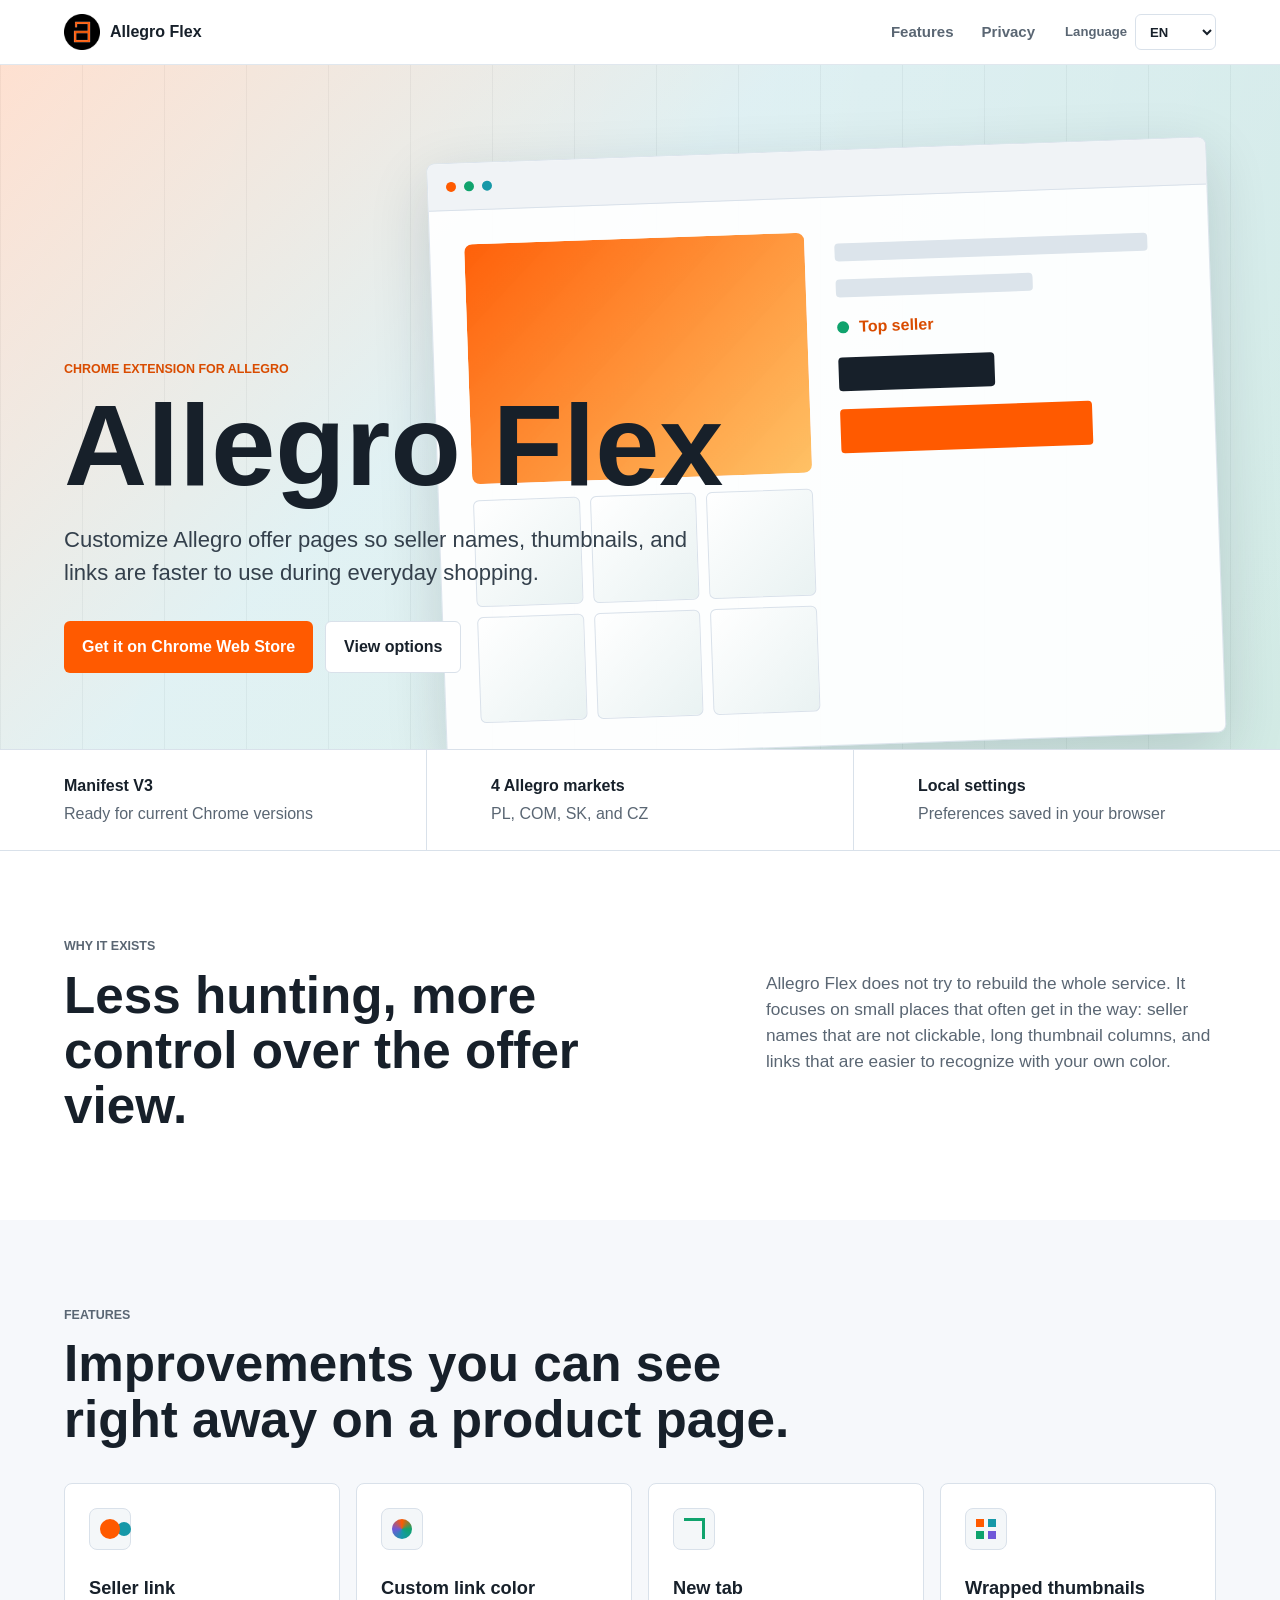
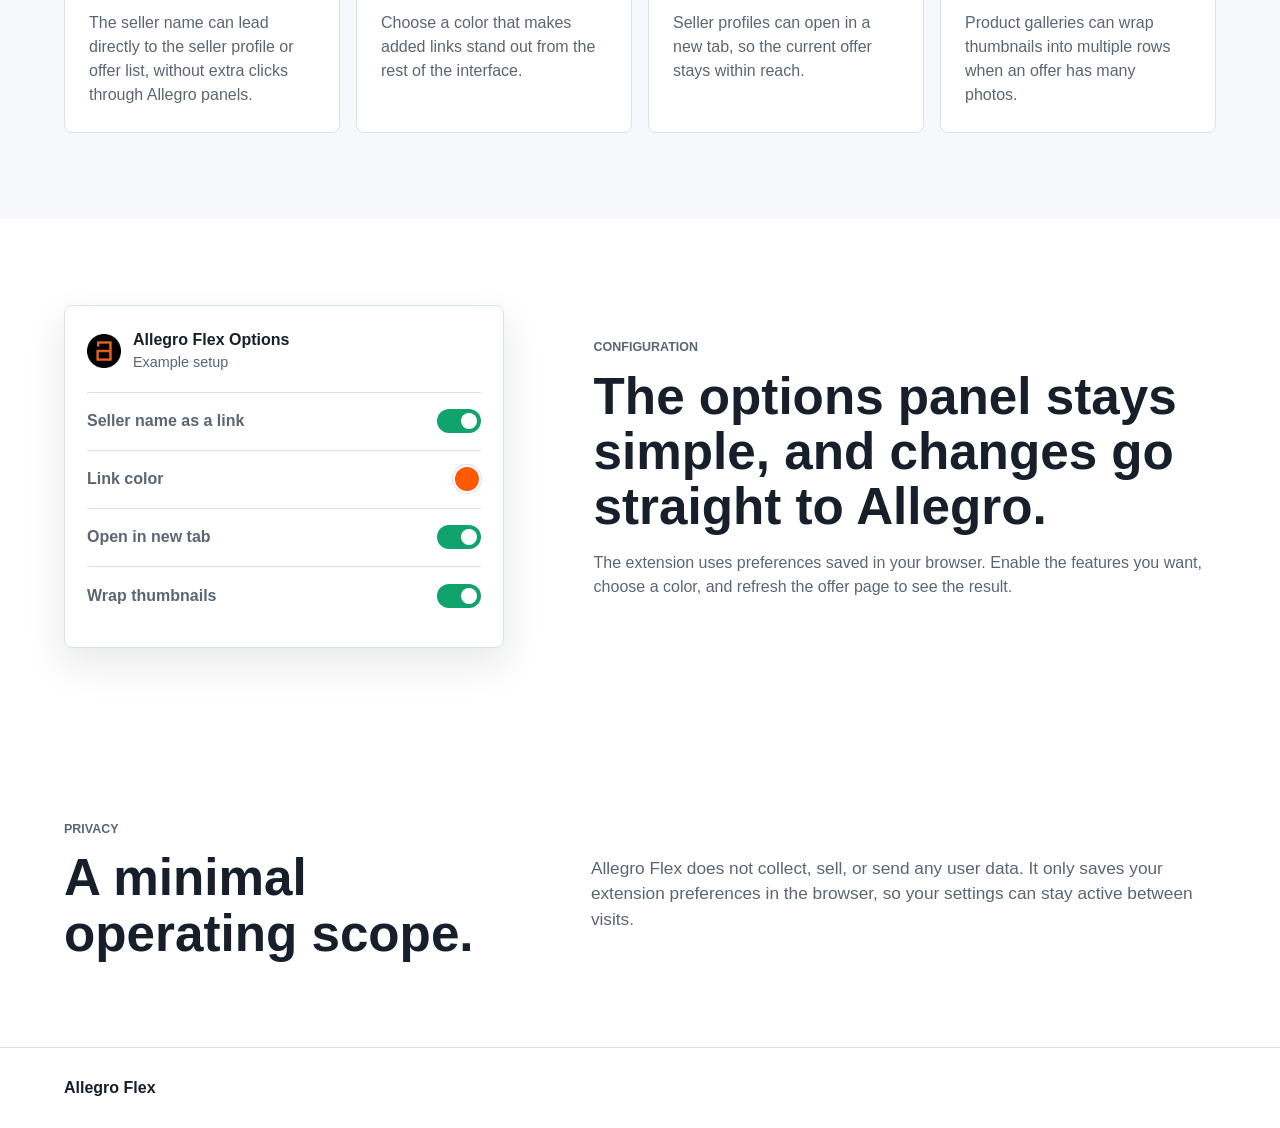
<file: docs/index.html>
<!DOCTYPE html>
<html lang="en">
<head>
  <meta charset="UTF-8">
  <meta name="viewport" content="width=device-width, initial-scale=1.0">
  <meta name="description" content="Allegro Flex is a Chrome extension that makes Allegro offer pages easier to use by linking seller names, coloring links, and wrapping gallery thumbnails.">
  <title>Allegro Flex - better Allegro offer pages</title>
  <link rel="stylesheet" href="landing.css">
  <script src="landing.js" defer></script>
</head>
<body>
<header class="site-header">
  <a class="brand" href="#top" aria-label="Allegro Flex">
    <img src="./images/flex.png" alt="" width="36" height="36">
    <span>Allegro Flex</span>
  </a>
  <div class="header-actions">
    <nav class="top-nav" aria-label="Navigation" data-i18n-aria-label="navLabel">
      <a href="#features" data-i18n="navFeatures">Features</a>
      <a href="#privacy" data-i18n="navPrivacy">Privacy</a>
    </nav>
    <label class="language-picker">
      <span data-i18n="languageLabel">Language</span>
      <select id="languageSelect" aria-label="Language" data-i18n-aria-label="languageLabel">
        <option value="en">EN</option>
        <option value="pl">PL</option>
        <option value="cs">CS</option>
        <option value="sk">SK</option>
        <option value="uk">UK</option>
      </select>
    </label>
  </div>
</header>

<main id="top">
  <section class="hero" aria-labelledby="hero-title">
    <div class="hero-backdrop" aria-hidden="true">
      <div class="market-window">
        <div class="window-bar">
          <span></span>
          <span></span>
          <span></span>
        </div>
        <div class="offer-layout">
          <div class="gallery-preview">
            <div class="main-image"></div>
            <div class="thumb-grid">
              <span></span>
              <span></span>
              <span></span>
              <span></span>
              <span></span>
              <span></span>
            </div>
          </div>
          <div class="offer-copy">
            <div class="line wide"></div>
            <div class="line medium"></div>
            <div class="seller-row">
              <span class="seller-dot"></span>
              <span data-i18n="sellerExample">Top seller</span>
            </div>
            <div class="price-line"></div>
            <div class="action-line"></div>
          </div>
        </div>
      </div>
    </div>

    <div class="hero-content">
      <p class="eyebrow" data-i18n="heroEyebrow">Chrome extension for Allegro</p>
      <h1 id="hero-title">Allegro Flex</h1>
      <p class="hero-lead" data-i18n="heroLead">Customize Allegro offer pages so seller names, thumbnails, and links are faster to use during everyday shopping.</p>
      <div class="hero-actions" aria-label="Main actions" data-i18n-aria-label="heroActionsLabel">
        <a class="button primary" href="https://chromewebstore.google.com/detail/allegro-flex/fkipiaelafccifjpnopljlpndfnjojed" data-i18n="primaryCta">Get it on Chrome Web Store</a>
        <a class="button secondary" href="#options" data-i18n="secondaryCta">View options</a>
      </div>
    </div>
  </section>

  <section class="proof-strip" aria-label="Highlights" data-i18n-aria-label="proofLabel">
    <div>
      <strong data-i18n="proofManifestTitle">Manifest V3</strong>
      <span data-i18n="proofManifestText">Ready for current Chrome versions</span>
    </div>
    <div>
      <strong data-i18n="proofMarketsTitle">4 Allegro markets</strong>
      <span data-i18n="proofMarketsText">PL, COM, SK, and CZ</span>
    </div>
    <div>
      <strong data-i18n="proofSettingsTitle">Local settings</strong>
      <span data-i18n="proofSettingsText">Preferences saved in your browser</span>
    </div>
  </section>

  <section class="section intro" aria-labelledby="intro-title">
    <div class="section-copy">
      <p class="eyebrow" data-i18n="introEyebrow">Why it exists</p>
      <h2 id="intro-title" data-i18n="introTitle">Less hunting, more control over the offer view.</h2>
    </div>
    <p data-i18n="introText">Allegro Flex does not try to rebuild the whole service. It focuses on small places that often get in the way: seller names that are not clickable, long thumbnail columns, and links that are easier to recognize with your own color.</p>
  </section>

  <section id="features" class="section features" aria-labelledby="features-title">
    <div class="section-heading">
      <p class="eyebrow" data-i18n="featuresEyebrow">Features</p>
      <h2 id="features-title" data-i18n="featuresTitle">Improvements you can see right away on a product page.</h2>
    </div>
    <div class="feature-grid">
      <article class="feature-card">
        <span class="feature-icon link-icon" aria-hidden="true"></span>
        <h3 data-i18n="featureSellerTitle">Seller link</h3>
        <p data-i18n="featureSellerText">The seller name can lead directly to the seller profile or offer list, without extra clicks through Allegro panels.</p>
      </article>
      <article class="feature-card">
        <span class="feature-icon color-icon" aria-hidden="true"></span>
        <h3 data-i18n="featureColorTitle">Custom link color</h3>
        <p data-i18n="featureColorText">Choose a color that makes added links stand out from the rest of the interface.</p>
      </article>
      <article class="feature-card">
        <span class="feature-icon tab-icon" aria-hidden="true"></span>
        <h3 data-i18n="featureTabTitle">New tab</h3>
        <p data-i18n="featureTabText">Seller profiles can open in a new tab, so the current offer stays within reach.</p>
      </article>
      <article class="feature-card">
        <span class="feature-icon grid-icon" aria-hidden="true"></span>
        <h3 data-i18n="featureThumbsTitle">Wrapped thumbnails</h3>
        <p data-i18n="featureThumbsText">Product galleries can wrap thumbnails into multiple rows when an offer has many photos.</p>
      </article>
    </div>
  </section>

  <section id="options" class="section experience" aria-labelledby="experience-title">
    <div class="settings-panel" aria-label="Settings preview" data-i18n-aria-label="settingsPreviewLabel">
      <div class="panel-header">
        <img src="./images/flex.png" alt="" width="34" height="34">
        <div>
          <strong data-i18n="optionsTitle">Allegro Flex Options</strong>
          <span data-i18n="optionsSubtitle">Example setup</span>
        </div>
      </div>
      <div class="setting-row">
        <span data-i18n="settingSeller">Seller name as a link</span>
        <span class="switch is-on" aria-hidden="true"></span>
      </div>
      <div class="setting-row">
        <span data-i18n="settingColor">Link color</span>
        <span class="color-swatch" aria-hidden="true"></span>
      </div>
      <div class="setting-row">
        <span data-i18n="settingNewTab">Open in new tab</span>
        <span class="switch is-on" aria-hidden="true"></span>
      </div>
      <div class="setting-row">
        <span data-i18n="settingThumbs">Wrap thumbnails</span>
        <span class="switch is-on" aria-hidden="true"></span>
      </div>
    </div>
    <div class="section-copy">
      <p class="eyebrow" data-i18n="experienceEyebrow">Configuration</p>
      <h2 id="experience-title" data-i18n="experienceTitle">The options panel stays simple, and changes go straight to Allegro.</h2>
      <p data-i18n="experienceText">The extension uses preferences saved in your browser. Enable the features you want, choose a color, and refresh the offer page to see the result.</p>
    </div>
  </section>

  <section id="privacy" class="section privacy" aria-labelledby="privacy-title">
    <div>
      <p class="eyebrow" data-i18n="privacyEyebrow">Privacy</p>
      <h2 id="privacy-title" data-i18n="privacyTitle">A minimal operating scope.</h2>
    </div>
    <p data-i18n="privacyText">Allegro Flex does not collect, sell, or send any user data. It only saves your extension preferences in the browser, so your settings can stay active between visits.</p>
  </section>
</main>

<footer class="site-footer">
  <span>Allegro Flex</span>
</footer>
</body>
</html>
</file>
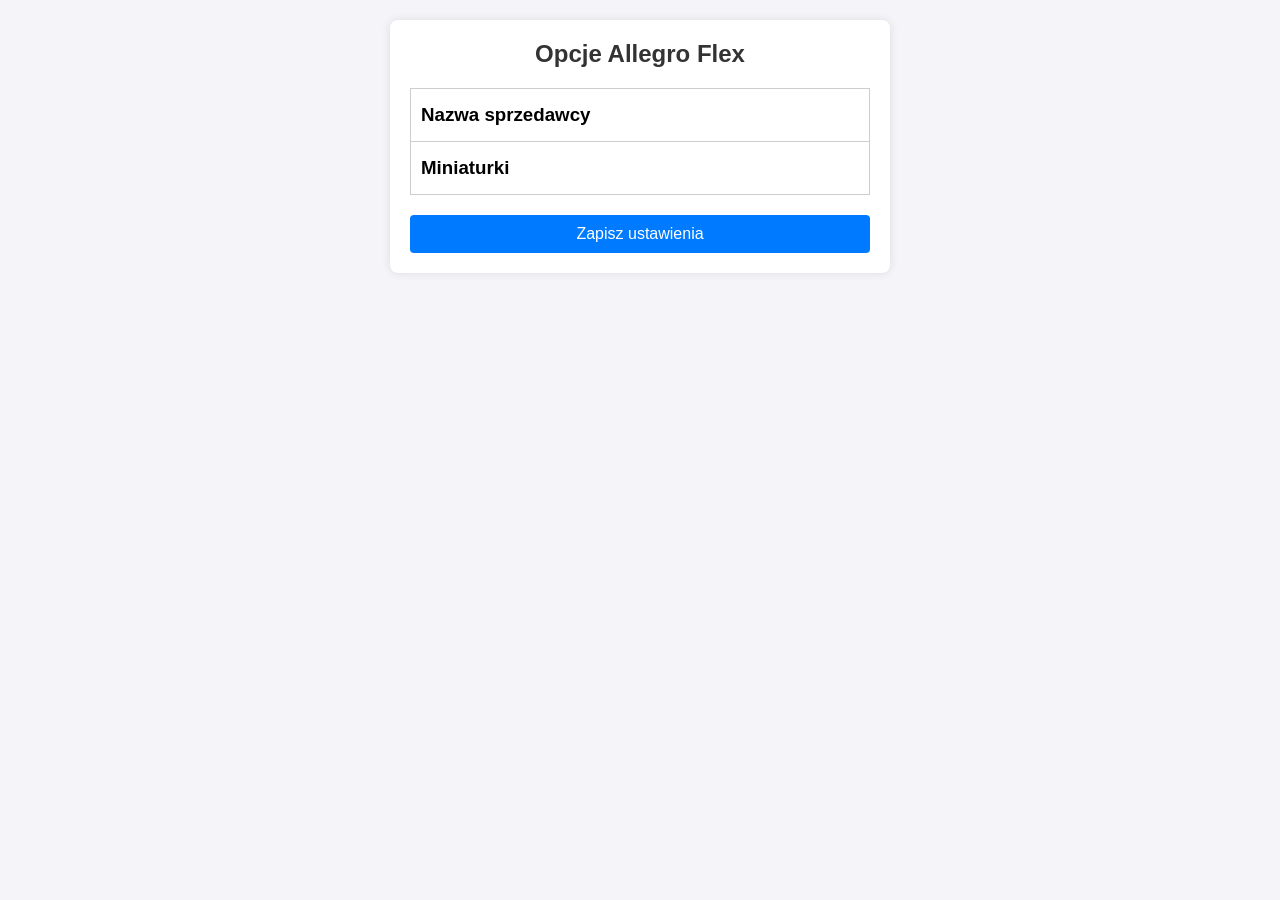
<file: options.html>
<!DOCTYPE html>
<html lang="pl">
<head>
  <meta charset="UTF-8">
  <meta name="viewport" content="width=device-width, initial-scale=1.0">
  <title data-i18n="optionsTitle">Opcje Allegro Flex</title>
  <link rel="stylesheet" href="/css/options.css">
</head>
<body>
<div class="container">
  <h2 data-i18n="optionsTitle">Opcje Allegro Flex</h2>

  <form id="optionsForm">
    <div class="form-fields">

      <div class="form-group-section">
        <h3 data-i18n="sellerName">Nazwa sprzedawcy</h3>

        <div class="form-group-section-content">
          <div class="form-group">
            <label for="overwriteSellerNameWithLink">
              <input type="checkbox" id="overwriteSellerNameWithLink" name="overwriteSellerNameWithLink">
              <span data-i18n="linkSellerName">Linkuj nazwę sprzedawcy</span>
            </label>
          </div>

          <div class="form-group">
            <label for="sellerLinkColor">
              <input type="color" id="sellerLinkColor" name="sellerLinkColor" value="#007bff">
              <span data-i18n="linkColor">Kolor linku</span>
            </label>
          </div>

          <div class="form-group">
            <label for="openSellerLinkInNewTab">
              <input type="checkbox" id="openSellerLinkInNewTab" name="openSellerLinkInNewTab">
              <span data-i18n="openInNewTab">Otwieraj w nowej karcie</span>
            </label>
          </div>
        </div>
      </div>

      <div class="form-group-section">
        <h3 data-i18n="thumbnails">Miniaturki</h3>

        <div class="form-group-section-content">
          <div class="form-group">
            <label for="wrapThumbnails">
              <input type="checkbox" id="wrapThumbnails" name="wrapThumbnails">
              <span data-i18n="wrapThumbnails">Zawijaj miniaturki</span>
            </label>
          </div>
        </div>
      </div>
    </div>

    <button type="submit" data-i18n="saveSettings">Zapisz ustawienia</button>
  </form>
  <p id="status" data-i18n="settingSaved">Ustawienia zapisane!</p>
</div>
<script src="/js/options.js"></script>
</body>
</html>
</file>
<file: docs/landing.css>
:root {
    --ink: #17202a;
    --muted: #5a6673;
    --paper: #ffffff;
    --soft: #f6f8fb;
    --line: #d9e1ea;
    --orange: #ff5a00;
    --orange-dark: #d94c00;
    --green: #10a36d;
    --cyan: #1698a8;
    --violet: #6f58d9;
    --shadow: 0 20px 60px rgba(23, 32, 42, 0.16);
}

* {
    box-sizing: border-box;
}

html {
    scroll-behavior: smooth;
}

body {
    margin: 0;
    color: var(--ink);
    background: var(--paper);
    font-family: Arial, Helvetica, sans-serif;
    line-height: 1.5;
}

a {
    color: inherit;
}

.site-header {
    position: sticky;
    top: 0;
    z-index: 20;
    display: flex;
    align-items: center;
    justify-content: space-between;
    gap: 24px;
    padding: 14px clamp(20px, 5vw, 72px);
    background: rgba(255, 255, 255, 0.92);
    border-bottom: 1px solid rgba(217, 225, 234, 0.8);
    backdrop-filter: blur(18px);
}

.brand {
    display: inline-flex;
    align-items: center;
    gap: 10px;
    min-width: fit-content;
    color: var(--ink);
    font-weight: 800;
    text-decoration: none;
}

.brand img {
    border-radius: 8px;
}

.header-actions {
    display: flex;
    align-items: center;
    justify-content: flex-end;
    gap: clamp(14px, 3vw, 30px);
}

.top-nav {
    display: flex;
    align-items: center;
    gap: clamp(12px, 3vw, 28px);
    color: var(--muted);
    font-size: 0.94rem;
    font-weight: 700;
}

.top-nav a {
    text-decoration: none;
}

.top-nav a:hover {
    color: var(--orange-dark);
}

.language-picker {
    display: inline-flex;
    align-items: center;
    gap: 8px;
    color: var(--muted);
    font-size: 0.82rem;
    font-weight: 800;
}

.language-picker select {
    min-width: 68px;
    height: 36px;
    padding: 0 30px 0 10px;
    color: var(--ink);
    background: #ffffff;
    border: 1px solid var(--line);
    border-radius: 6px;
    font: inherit;
    cursor: pointer;
}

.language-picker select:focus {
    outline: 2px solid rgba(255, 90, 0, 0.28);
    outline-offset: 2px;
}

.hero {
    position: relative;
    min-height: 76vh;
    display: grid;
    align-items: end;
    overflow: hidden;
    padding: 160px clamp(20px, 5vw, 72px) 76px;
    background:
        linear-gradient(100deg, rgba(255, 255, 255, 0.95) 0%, rgba(255, 255, 255, 0.86) 43%, rgba(255, 255, 255, 0.3) 100%),
        #eef4f7;
}

.hero-backdrop {
    position: absolute;
    inset: 0;
    display: grid;
    place-items: center end;
    padding: 110px clamp(18px, 5vw, 80px) 48px;
    pointer-events: none;
}

.hero-backdrop::before {
    position: absolute;
    inset: 0;
    content: "";
    background:
        linear-gradient(135deg, rgba(255, 90, 0, 0.18), rgba(22, 152, 168, 0.12) 40%, rgba(16, 163, 109, 0.14)),
        repeating-linear-gradient(90deg, rgba(23, 32, 42, 0.05) 0 1px, transparent 1px 82px);
}

.market-window {
    position: relative;
    width: min(780px, 62vw);
    min-height: 420px;
    overflow: hidden;
    background: rgba(255, 255, 255, 0.92);
    border: 1px solid rgba(217, 225, 234, 0.9);
    border-radius: 8px;
    box-shadow: var(--shadow);
    transform: rotate(-2deg) translateY(10px);
}

.window-bar {
    display: flex;
    gap: 8px;
    padding: 18px;
    background: #f0f3f6;
    border-bottom: 1px solid var(--line);
}

.window-bar span {
    width: 10px;
    height: 10px;
    border-radius: 999px;
    background: var(--orange);
}

.window-bar span:nth-child(2) {
    background: var(--green);
}

.window-bar span:nth-child(3) {
    background: var(--cyan);
}

.offer-layout {
    display: grid;
    grid-template-columns: 1fr 1fr;
    gap: 30px;
    padding: 34px;
}

.gallery-preview {
    display: grid;
    gap: 16px;
}

.main-image {
    min-height: 240px;
    border-radius: 8px;
    background:
        linear-gradient(135deg, rgba(255, 90, 0, 0.96), rgba(255, 188, 88, 0.92)),
        linear-gradient(45deg, #f2f5f8, #ffffff);
}

.thumb-grid {
    display: grid;
    grid-template-columns: repeat(3, 1fr);
    gap: 10px;
}

.thumb-grid span {
    aspect-ratio: 1;
    border: 1px solid var(--line);
    border-radius: 6px;
    background: linear-gradient(135deg, #ffffff, #e9f2f2);
}

.offer-copy {
    display: grid;
    align-content: start;
    gap: 18px;
    padding-top: 12px;
}

.line,
.price-line,
.action-line {
    height: 18px;
    border-radius: 4px;
    background: #dce4eb;
}

.line.wide {
    width: 92%;
}

.line.medium {
    width: 58%;
}

.seller-row {
    display: inline-flex;
    align-items: center;
    gap: 10px;
    width: fit-content;
    color: var(--orange-dark);
    font-weight: 800;
}

.seller-dot {
    width: 12px;
    height: 12px;
    border-radius: 999px;
    background: var(--green);
}

.price-line {
    width: 46%;
    height: 34px;
    background: var(--ink);
}

.action-line {
    width: 74%;
    height: 44px;
    background: var(--orange);
}

.hero-content {
    position: relative;
    z-index: 2;
    max-width: 740px;
}

.eyebrow {
    margin: 0 0 12px;
    color: var(--orange-dark);
    font-size: 0.78rem;
    font-weight: 900;
    letter-spacing: 0;
    text-transform: uppercase;
}

h1,
h2,
h3,
p {
    overflow-wrap: anywhere;
}

h1 {
    margin: 0;
    font-size: clamp(3.2rem, 9vw, 7.4rem);
    line-height: 0.94;
    letter-spacing: 0;
}

.hero-lead {
    max-width: 660px;
    margin: 24px 0 0;
    color: #34404c;
    font-size: clamp(1.12rem, 2vw, 1.38rem);
}

.hero-actions {
    display: flex;
    flex-wrap: wrap;
    gap: 12px;
    margin-top: 32px;
}

.button {
    display: inline-flex;
    align-items: center;
    justify-content: center;
    min-height: 48px;
    padding: 13px 18px;
    border-radius: 6px;
    font-weight: 800;
    text-decoration: none;
}

.button.primary {
    color: #ffffff;
    background: var(--orange);
}

.button.primary:hover {
    background: var(--orange-dark);
}

.button.secondary {
    color: var(--ink);
    background: #ffffff;
    border: 1px solid var(--line);
}

.proof-strip {
    display: grid;
    grid-template-columns: repeat(3, 1fr);
    gap: 1px;
    background: var(--line);
    border-block: 1px solid var(--line);
}

.proof-strip div {
    display: grid;
    gap: 4px;
    padding: 24px clamp(20px, 5vw, 72px);
    background: var(--paper);
}

.proof-strip strong {
    font-size: 1rem;
}

.proof-strip span,
.section p,
.feature-card p,
.setting-row,
.site-footer {
    color: var(--muted);
}

.section {
    padding: 86px clamp(20px, 5vw, 72px);
}

.section-heading {
    max-width: 760px;
    margin-bottom: 36px;
}

.section-copy {
    max-width: 660px;
}

.section h2 {
    margin: 0;
    font-size: clamp(2rem, 4vw, 3.5rem);
    line-height: 1.08;
    letter-spacing: 0;
}

.intro {
    display: grid;
    grid-template-columns: minmax(0, 1fr) minmax(280px, 0.72fr);
    gap: clamp(32px, 6vw, 90px);
    align-items: start;
}

.intro > p {
    margin: 34px 0 0;
    font-size: 1.08rem;
}

.features {
    background: var(--soft);
}

.feature-grid {
    display: grid;
    grid-template-columns: repeat(4, 1fr);
    gap: 16px;
}

.feature-card {
    min-height: 250px;
    padding: 24px;
    background: var(--paper);
    border: 1px solid var(--line);
    border-radius: 8px;
}

.feature-icon {
    display: grid;
    place-items: center;
    width: 42px;
    height: 42px;
    margin-bottom: 24px;
    border-radius: 8px;
    background: #f4f7f9;
    border: 1px solid var(--line);
}

.feature-icon::before {
    content: "";
    display: block;
    width: 20px;
    height: 20px;
    background: var(--orange);
}

.link-icon::before {
    border-radius: 999px;
    box-shadow: 14px 0 0 -3px var(--cyan);
}

.color-icon::before {
    border-radius: 50%;
    background: conic-gradient(var(--orange), var(--green), var(--cyan), var(--violet), var(--orange));
}

.tab-icon::before {
    width: 18px;
    height: 18px;
    border: 3px solid var(--green);
    border-left: 0;
    border-bottom: 0;
    background: transparent;
}

.grid-icon::before {
    background:
        linear-gradient(var(--orange) 0 0) 0 0 / 8px 8px,
        linear-gradient(var(--cyan) 0 0) 12px 0 / 8px 8px,
        linear-gradient(var(--green) 0 0) 0 12px / 8px 8px,
        linear-gradient(var(--violet) 0 0) 12px 12px / 8px 8px;
    background-repeat: no-repeat;
}

.feature-card h3 {
    margin: 0 0 10px;
    font-size: 1.14rem;
}

.feature-card p {
    margin: 0;
}

.experience {
    display: grid;
    grid-template-columns: minmax(280px, 440px) minmax(0, 1fr);
    gap: clamp(32px, 7vw, 100px);
    align-items: center;
}

.settings-panel {
    padding: 22px;
    border: 1px solid var(--line);
    border-radius: 8px;
    background: var(--paper);
    box-shadow: 0 16px 40px rgba(23, 32, 42, 0.1);
}

.panel-header {
    display: flex;
    align-items: center;
    gap: 12px;
    padding-bottom: 18px;
    border-bottom: 1px solid var(--line);
}

.panel-header img {
    border-radius: 8px;
}

.panel-header div {
    display: grid;
}

.panel-header span {
    color: var(--muted);
    font-size: 0.9rem;
}

.setting-row {
    display: flex;
    align-items: center;
    justify-content: space-between;
    gap: 18px;
    min-height: 58px;
    border-bottom: 1px solid var(--line);
    font-weight: 700;
}

.setting-row:last-child {
    border-bottom: 0;
}

.switch {
    position: relative;
    width: 44px;
    height: 24px;
    flex: 0 0 auto;
    border-radius: 999px;
    background: #b7c1ca;
}

.switch::after {
    position: absolute;
    top: 4px;
    left: 4px;
    width: 16px;
    height: 16px;
    content: "";
    border-radius: 999px;
    background: #ffffff;
}

.switch.is-on {
    background: var(--green);
}

.switch.is-on::after {
    left: 24px;
}

.color-swatch {
    width: 28px;
    height: 28px;
    flex: 0 0 auto;
    border: 2px solid #ffffff;
    border-radius: 999px;
    background: var(--orange);
    box-shadow: 0 0 0 1px var(--line);
}

code {
    padding: 2px 6px;
    border-radius: 4px;
    color: inherit;
    background: rgba(255, 255, 255, 0.16);
    font-family: "SFMono-Regular", Consolas, monospace;
    font-size: 0.92em;
}

.privacy {
    display: grid;
    grid-template-columns: minmax(240px, 0.72fr) minmax(0, 1fr);
    gap: clamp(28px, 6vw, 80px);
    align-items: start;
    border-bottom: 1px solid var(--line);
}

.privacy p:last-child {
    margin-top: 36px;
    font-size: 1.08rem;
}

.privacy code {
    background: #eef2f6;
}

.site-footer {
    display: flex;
    flex-wrap: wrap;
    align-items: center;
    gap: 18px;
    padding: 28px clamp(20px, 5vw, 72px);
    font-weight: 700;
}

.site-footer span {
    margin-right: auto;
    color: var(--ink);
}

.site-footer a {
    text-decoration: none;
}

.site-footer a:hover {
    color: var(--orange-dark);
}

@media (max-width: 980px) {
    .hero {
        min-height: 82vh;
        padding-top: 132px;
    }

    .hero-backdrop {
        place-items: center;
        opacity: 0.36;
    }

    .market-window {
        width: min(820px, 92vw);
    }

    .proof-strip,
    .intro,
    .experience,
    .privacy {
        grid-template-columns: 1fr;
    }

    .feature-grid {
        grid-template-columns: repeat(2, 1fr);
    }

    .privacy p:last-child,
    .intro > p {
        margin-top: 0;
    }
}

@media (max-width: 680px) {
    .site-header {
        position: static;
        align-items: flex-start;
        flex-direction: column;
        gap: 12px;
    }

    .header-actions {
        width: 100%;
        align-items: flex-start;
        flex-direction: column;
        gap: 14px;
    }

    .top-nav {
        width: 100%;
        justify-content: space-between;
        gap: 10px;
        font-size: 0.88rem;
    }

    .language-picker {
        width: 100%;
        justify-content: space-between;
    }

    .hero {
        min-height: 84vh;
        padding: 104px 20px 56px;
    }

    .hero-backdrop {
        padding: 96px 10px 20px;
        opacity: 0.22;
    }

    .market-window {
        width: 760px;
        transform: rotate(-4deg) translateX(120px);
    }

    .hero-actions {
        flex-direction: column;
        align-items: stretch;
    }

    .proof-strip,
    .feature-grid {
        grid-template-columns: 1fr;
    }

    .section {
        padding: 64px 20px;
    }

    .feature-card {
        min-height: auto;
    }

    .setting-row {
        align-items: flex-start;
        flex-direction: column;
        padding: 16px 0;
    }

    .site-footer {
        align-items: flex-start;
        flex-direction: column;
    }
}
</file>
<file: css/options.css>
* {
    margin: 0;
    padding: 0;
    box-sizing: border-box;
}

*:before,
*:after {
    box-sizing: border-box;
}

body {
    font-family: Arial, sans-serif;
    background-color: #f4f4f9;
    padding: 20px;
}

.container {
    max-width: 500px;
    margin: auto;
    background: #fff;
    padding: 20px;
    border-radius: 8px;
    box-shadow: 0 0 10px rgba(0, 0, 0, 0.1);
}

h2 {
    text-align: center;
    color: #333;
    margin-bottom: 20px;
}

.form-group {
    margin-bottom: 15px;
}

label {
    display: flex;
    align-items: center;
    font-weight: bold;
    margin-bottom: 5px;
    color: #555;
    gap: 10px;
    cursor: pointer;
}

input[type=checkbox] {
    -webkit-appearance: none;
    -moz-appearance: none;
    appearance: none;
    margin: 0;
    color: currentColor;
    width: 20px;
    height: 20px;
    border: 1px solid currentColor;
    border-radius: 0;
    display: grid;
    place-content: center;
}

input[type=checkbox]::before {
    content: "";
    width: 10px;
    height: 10px;
    -webkit-clip-path: polygon(14% 44%, 0 65%, 50% 100%, 100% 16%, 80% 0%, 43% 62%);
    clip-path: polygon(14% 44%, 0 65%, 50% 100%, 100% 16%, 80% 0%, 43% 62%);
    transform: scale(0);
    transform-origin: bottom left;
    transition: 120ms transform ease-in-out;
    box-shadow: inset 1em 1em rebeccapurple;
    background-color: CanvasText;
}

input[type=checkbox]:checked::before {
    transform: scale(1);
}

input[type="color"] {
    border-radius: 10px;
    -webkit-appearance: none;
    border: 1px solid #ccc;
    width: 20px;
    height: 20px;
}

input[type="color"]::-webkit-color-swatch-wrapper {
    padding: 0;
}

input[type="color"]::-webkit-color-swatch {
    border: none;
}

button {
    width: 100%;
    padding: 10px;
    background-color: #007bff;
    border: none;
    border-radius: 4px;
    color: white;
    font-size: 16px;
    cursor: pointer;
    transition: background-color 0.3s;
}

button:hover {
    background-color: #0056b3;
}

#status {
    margin-top: 15px;
    text-align: center;
    font-size: 14px;
    color: green;
    display: none;
}

.form-fields {
    margin-bottom: 20px;
}

.form-group-section {
    padding: 0 10px;
    border: 1px solid #cdcdcd;
    border-bottom: none;
}

.form-group-section:last-child {
    border-bottom: 1px solid #cdcdcd;
}

.form-group-section h3 {
    padding: 15px 0;
    cursor: pointer;
}

.form-group-section .form-group-section-content {
    height: 0;
    overflow: hidden;
}

.form-group-section.open .form-group-section-content {
    height: fit-content;
}
</file>
